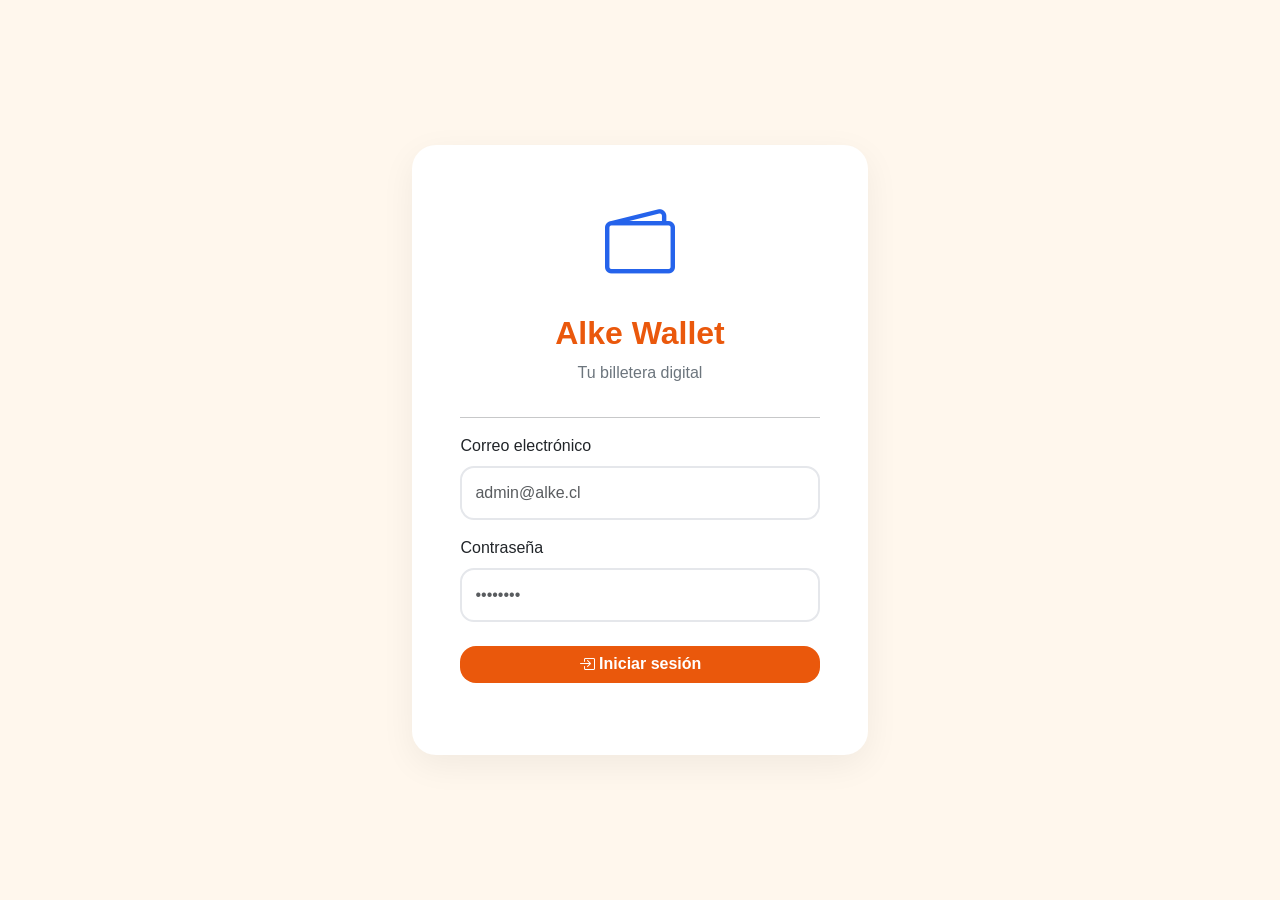
<file: deposit.html>
<!DOCTYPE html>
<html lang="es">

<head>

    <meta charset="UTF-8">
    <meta name="viewport" content="width=device-width, initial-scale=1">

    <title>Depositar dinero</title>

    <!-- Bootstrap -->
    <link href="https://cdn.jsdelivr.net/npm/bootstrap@5.3.7/dist/css/bootstrap.min.css" rel="stylesheet">

    <!-- Bootstrap Icons -->
    <link rel="stylesheet"
        href="https://cdn.jsdelivr.net/npm/bootstrap-icons@1.11.3/font/bootstrap-icons.min.css">

    <!-- CSS -->
    <link rel="stylesheet" href="css/style.css">

</head>

<body>

<nav class="navbar navbar-dark">

    <div class="container">

        <span class="navbar-brand fs-4">

            <i class="bi bi-wallet2"></i>

            Alke Wallet

        </span>

        <a href="menu.html" class="btn btn-light">

            <i class="bi bi-arrow-left"></i>

            Volver

        </a>

    </div>

</nav>

<div class="container mt-5">

    <div class="row justify-content-center">

        <div class="col-lg-6">

            <div class="card p-5">

                <div class="text-center mb-4">

                    <i class="bi bi-piggy-bank-fill text-primary"
                       style="font-size:60px;"></i>

                    <h2 class="mt-3">

                        Depositar dinero

                    </h2>

                    <p class="text-secondary">

                        Agrega dinero a tu billetera digital.

                    </p>

                </div>

                <hr>

                <div class="text-center mb-4">

                    <small class="text-secondary">

                        Saldo disponible

                    </small>

                    <h1 class="text-success">

                        $

                        <span id="saldo"></span>

                    </h1>

                </div>

                <form id="depositForm">

                    <div class="mb-4">

                        <label class="form-label">

                            Monto a depositar

                        </label>

                        <input
                            type="number"
                            id="monto"
                            class="form-control"
                            placeholder="Ej: 50000"
                            min="1"
                            required>

                    </div>

                    <button
                        class="btn btn-primary w-100">

                        <i class="bi bi-plus-circle"></i>

                        Realizar depósito

                    </button>

                </form>

                <div
                    id="mensaje"
                    class="mt-4">

                </div>

            </div>

        </div>

    </div>

</div>

<script src="https://code.jquery.com/jquery-3.7.1.min.js"></script>

<script src="js/data.js"></script>

<script src="js/deposit.js"></script>

</body>

</html>
</file>
<file: css/style.css>
/* ==========================
   ALKE WALLET
   Diseño Moderno 2026
========================== */

:root{

    --primary:#EA580C;
    --primary-dark:#C2410C;

    --success:#16A34A;

    --background:#FFF7ED;

    --card:#FFFFFF;

    --text:#292524;

    --gray:#78716C;

}

/* ==========================
   GENERAL
========================== */

body{

    background:var(--background);

    font-family:Arial, Helvetica, sans-serif;

    color:var(--text);

}

.container{

    max-width:1150px;

}

/* ==========================
   NAVBAR
========================== */

.navbar{

    background:linear-gradient(
        135deg,
        var(--primary),
        var(--primary-dark)
    ) !important;

    padding:16px 0;

    box-shadow:0 8px 25px rgba(0,0,0,.10);

}

.navbar-brand{

    font-size:24px;

    font-weight:bold;

    letter-spacing:.5px;

}

/* ==========================
   TARJETAS
========================== */

.card{

    border:none;

    border-radius:24px;

    background:var(--card);

    box-shadow:0 10px 35px rgba(0,0,0,.06);

    animation:fade .45s;

}

@keyframes fade{

    from{

        opacity:0;

        transform:translateY(12px);

    }

    to{

        opacity:1;

        transform:none;

    }

}

/* ==========================
   TARJETA PRINCIPAL
========================== */

.wallet-card{

    background:linear-gradient(
        135deg,
        var(--primary),
        var(--primary-dark)
    );

    color:white;

}

.wallet-card h1,
.wallet-card h2,
.wallet-card h3,
.wallet-card h4,
.wallet-card p{

    color:white;

}

.wallet-card hr{

    border-color:rgba(255,255,255,.25);

}

/* ==========================
   TITULOS
========================== */

h2,
h3{

    font-weight:700;

    color:var(--primary);

}

.display-4{

    font-weight:800;

    letter-spacing:-2px;

}

/* ==========================
   BOTONES
========================== */

.btn{

    border-radius:16px;

    border:none;

    transition:.25s;

    font-weight:bold;

}

.btn:hover{

    transform:translateY(-4px);

}

.btn-primary,
.btn-success,
.btn-warning{

    background:var(--primary);

    color:white;

}

.btn-primary:hover,
.btn-success:hover,
.btn-warning:hover{

    background:var(--primary-dark);

    color:white;

}

.btn-light{

    border-radius:14px;

}

/* ==========================
   BOTONES MENU
========================== */

.menu-btn{

    height:150px;

    display:flex;

    justify-content:center;

    align-items:center;

    flex-direction:column;

    font-size:20px;

}

.menu-btn i{

    font-size:50px;

    margin-bottom:14px;

}

/* ==========================
   FORMULARIOS
========================== */

.form-control,
.form-select{

    border-radius:14px;

    border:2px solid #E5E7EB;

    padding:13px;

    transition:.25s;

}

.form-control:focus,
.form-select:focus{

    border-color:var(--primary);

    box-shadow:0 0 0 .25rem rgba(234,88,12,.15);

}

/* ==========================
   TABLAS
========================== */

.table{

    margin-top:20px;

}

.table thead{

    background:#FFF1E6;

}

.table th{

    color:var(--primary);

    border:none;

}

.table td{

    border-color:#F1F5F9;

}

.table-hover tbody tr:hover{

    background:#FFF7F2;

}

/* ==========================
   ALERTAS
========================== */

.alert{

    border:none;

    border-radius:14px;

}

/* ==========================
   SALDOS
========================== */

.text-success{

    color:var(--success)!important;

}

/* ==========================
   ICONOS
========================== */

.bi{

    vertical-align:middle;

}

/* ==========================
   LINKS
========================== */

a{

    text-decoration:none;

}

/* ==========================
   RESPONSIVE
========================== */

@media(max-width:768px){

    .display-4{

        font-size:2.3rem;

    }

    .menu-btn{

        height:120px;

        font-size:18px;

    }

    .menu-btn i{

        font-size:38px;

    }

    .navbar-brand{

        font-size:20px;

    }

    .card{

        border-radius:20px;

    }

}
/* ==========================
   TARJETA DE USUARIO
========================== */

.user-card{

    display:inline-flex;

    align-items:center;

    gap:12px;

    background:rgba(255,255,255,.18);

    padding:12px 18px;

    border-radius:16px;

    font-size:18px;

    font-weight:bold;

    backdrop-filter:blur(8px);

}

.user-card i{

    font-size:28px;

}

/* ==========================
   MENU
========================== */

.menu-btn{

    height:110px;

    border-radius:20px;

    font-size:18px;

    display:flex;

    flex-direction:column;

    justify-content:center;

    align-items:center;

    box-shadow:0 8px 20px rgba(0,0,0,.08);

}

.menu-btn i{

    font-size:34px;

    margin-bottom:10px;

}

.wallet-card{

    padding:30px !important;

}

.wallet-card h2{

    color:white;

    font-size:34px;

    font-weight:700;

}

.wallet-card small{

    opacity:.8;

    font-size:14px;

}
</file>
